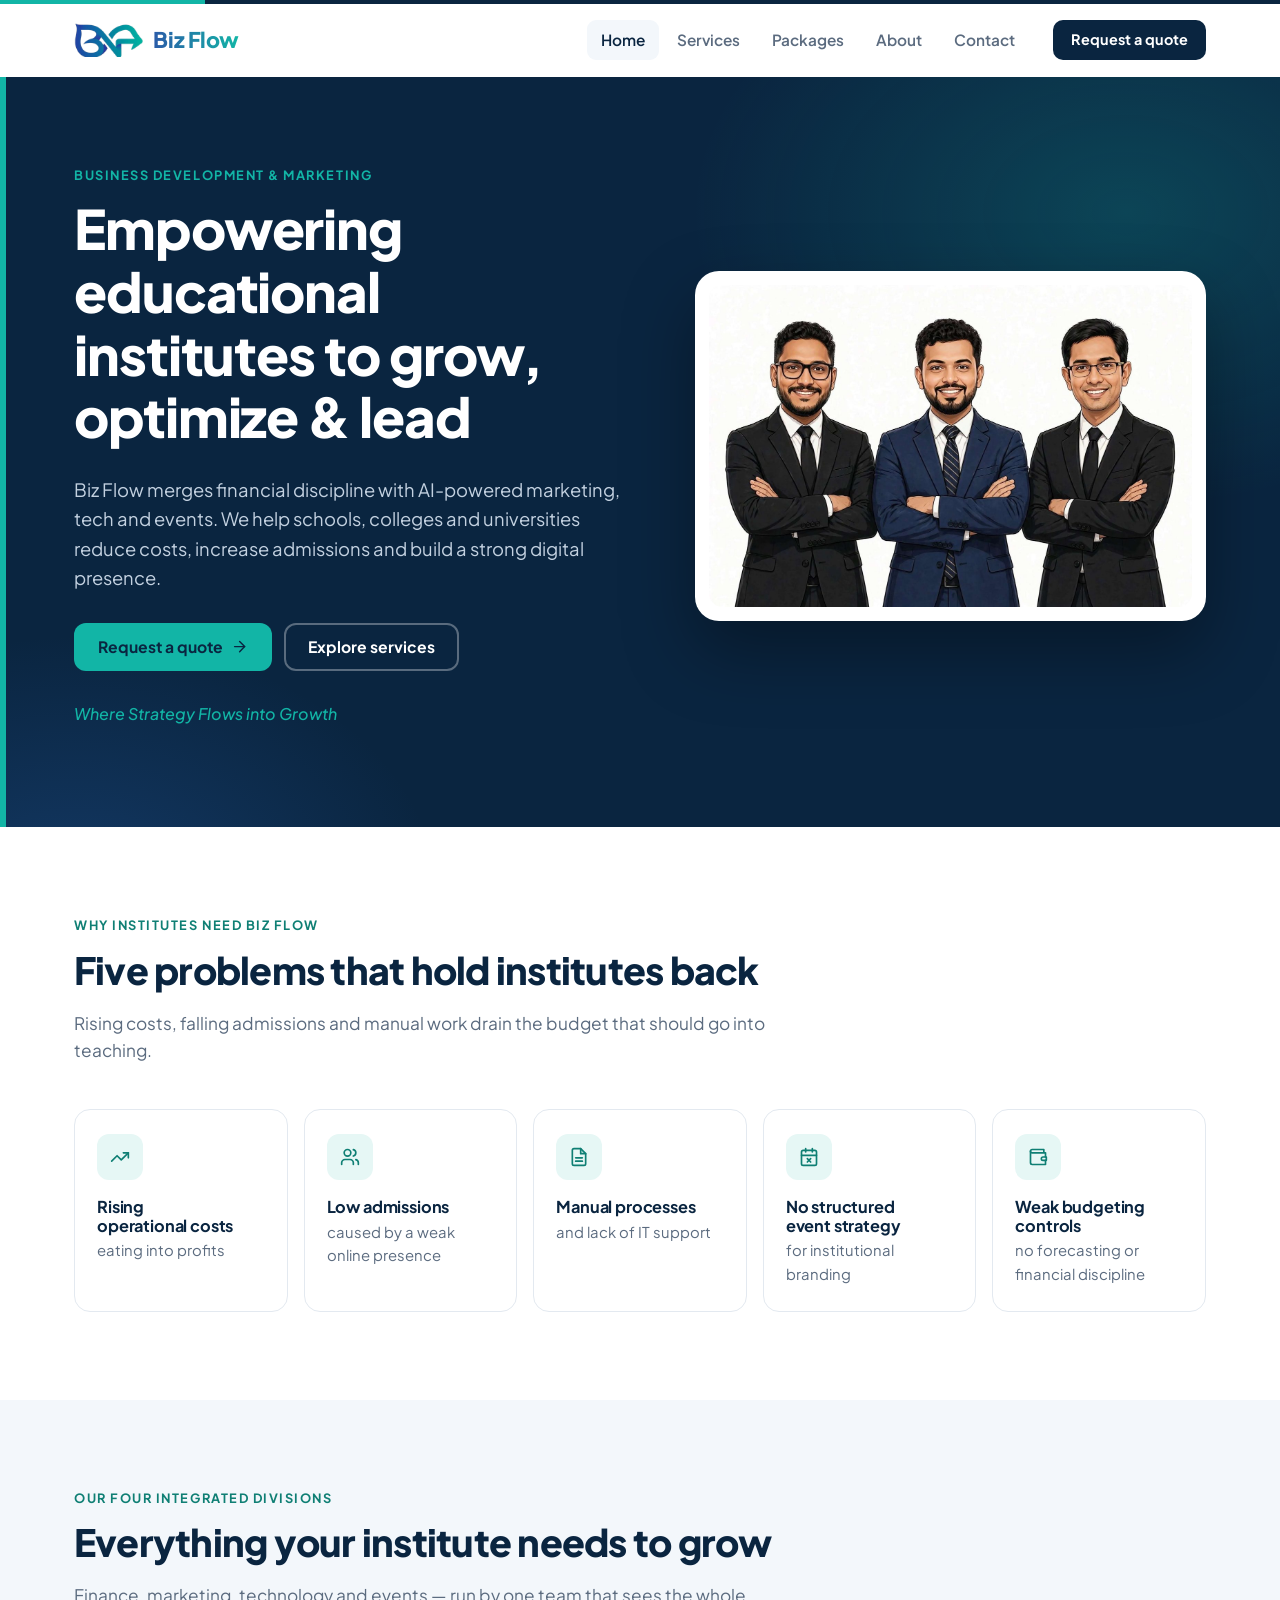
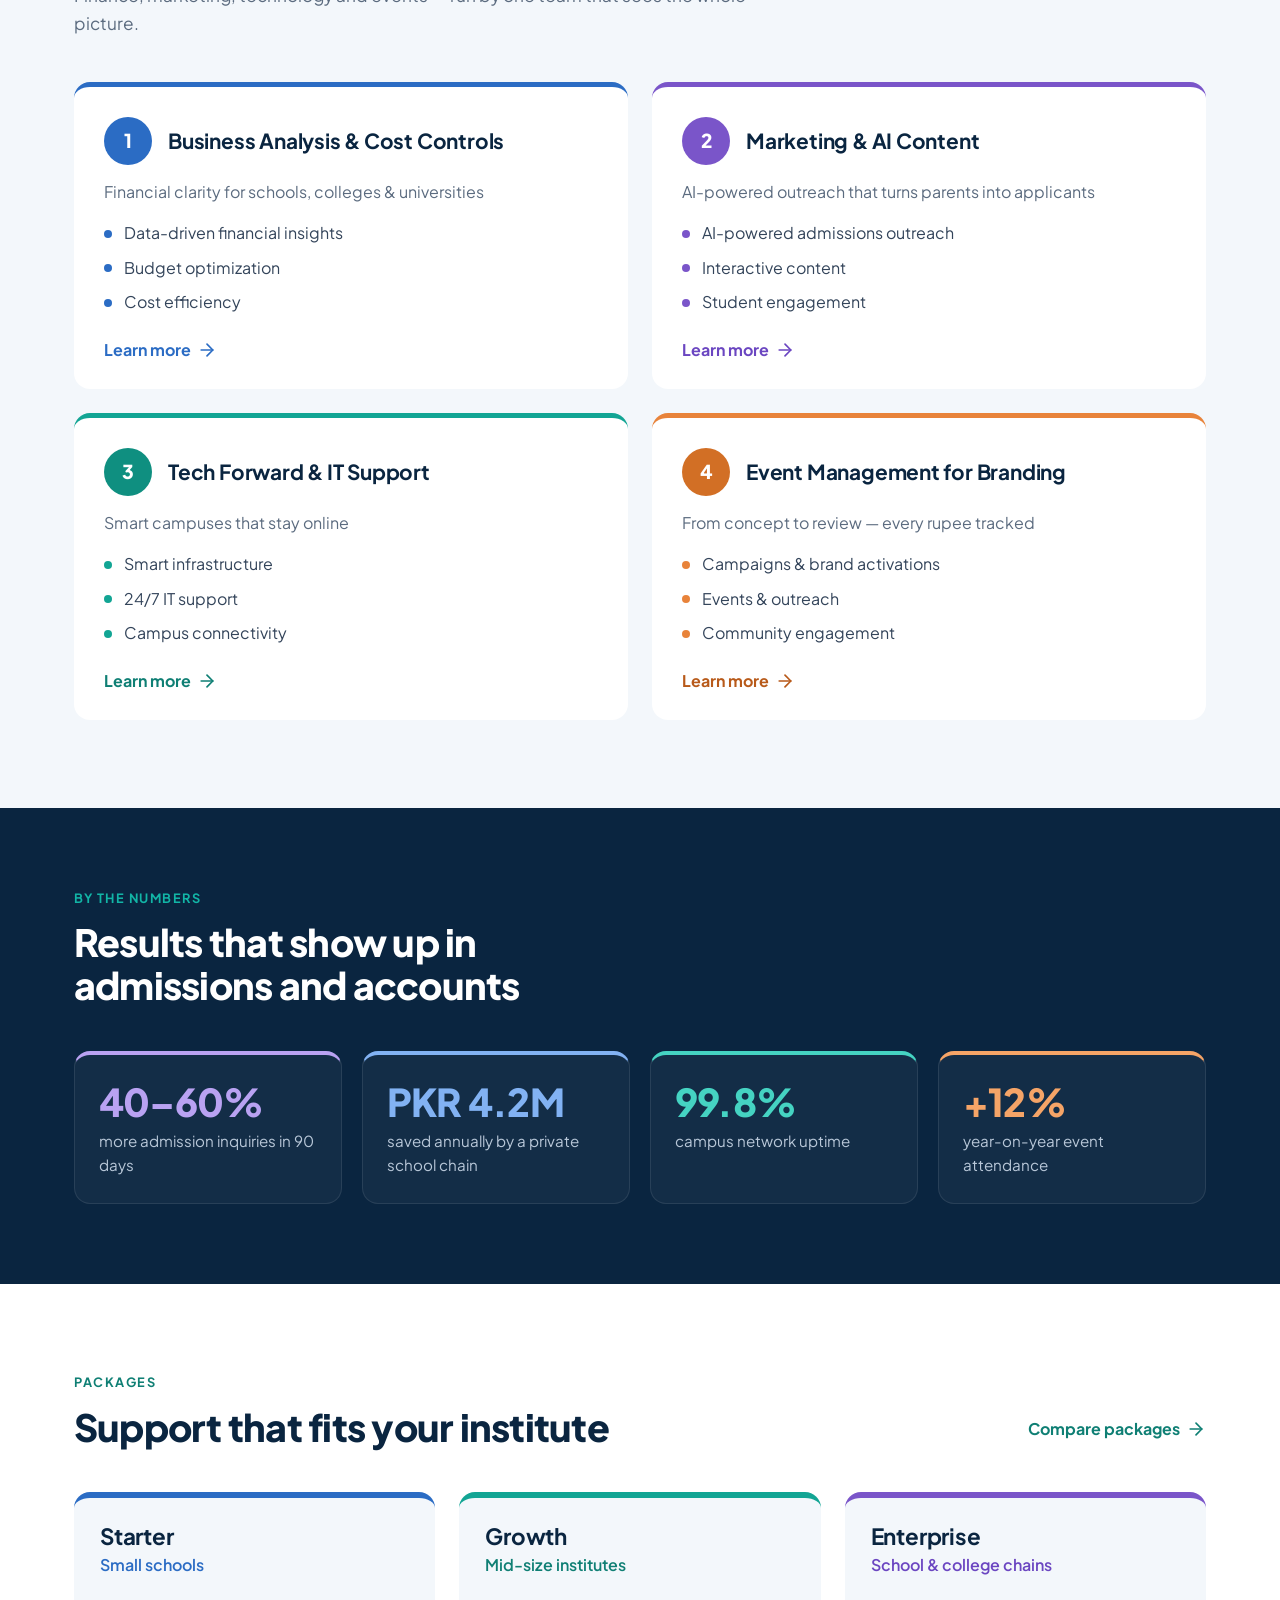
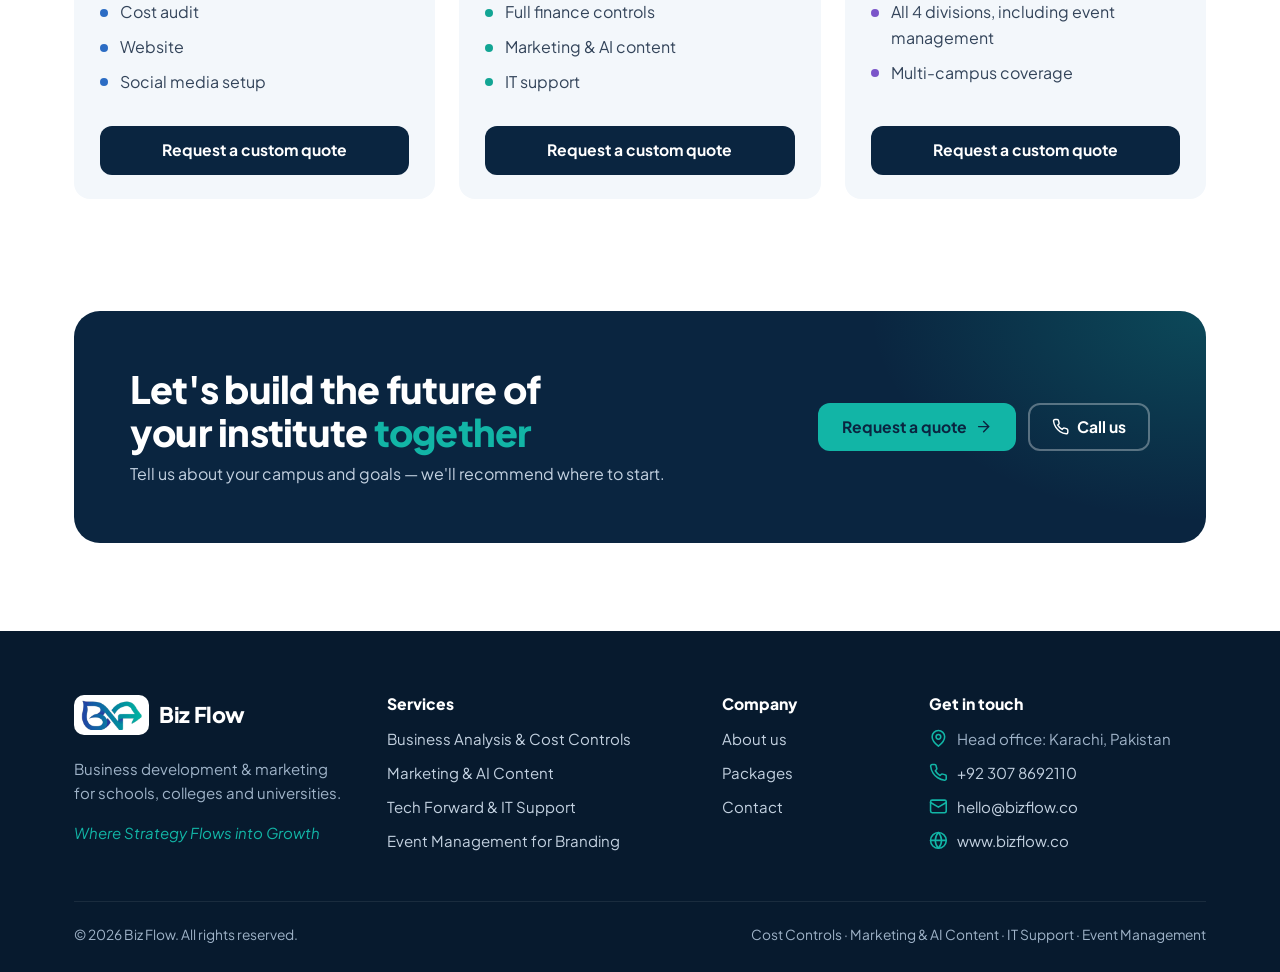
<file: index.html>
<!doctype html>
<html lang="en">
<head>
  <meta charset="utf-8">
  <meta name="viewport" content="width=device-width, initial-scale=1">
  <title>Biz Flow — Business Development &amp; Marketing for Educational Institutes</title>
  <meta name="description" content="Biz Flow helps schools, colleges and universities in Pakistan reduce costs, increase admissions and build a strong digital presence — cost controls, AI marketing, IT support and event management.">
  <meta name="theme-color" content="#0a2540">

  <!-- Installed-app behaviour on iPhone / iPad -->
  <meta name="mobile-web-app-capable" content="yes">
  <meta name="apple-mobile-web-app-capable" content="yes">
  <meta name="apple-mobile-web-app-title" content="Biz Flow">
  <meta name="apple-mobile-web-app-status-bar-style" content="default">

  <!-- Social previews: these URLs must be absolute. Update them if the site moves to a custom domain. -->
  <link rel="canonical" href="https://techpeer-pk.github.io/bizflow/">
  <meta property="og:type" content="website">
  <meta property="og:site_name" content="Biz Flow">
  <meta property="og:url" content="https://techpeer-pk.github.io/bizflow/">
  <meta property="og:title" content="Biz Flow — Where Strategy Flows into Growth">
  <meta property="og:description" content="Business development & marketing for schools, colleges and universities: cost controls, AI-powered admissions marketing, IT support and event management.">
  <meta property="og:image" content="https://techpeer-pk.github.io/bizflow/assets/img/og-image.jpg">
  <meta property="og:image:secure_url" content="https://techpeer-pk.github.io/bizflow/assets/img/og-image.jpg">
  <meta property="og:image:type" content="image/jpeg">
  <meta property="og:image:width" content="1200">
  <meta property="og:image:height" content="630">
  <meta property="og:image:alt" content="Biz Flow — Empowering educational institutes to grow, optimize & lead. Cost controls, AI marketing, IT support and events.">

  <meta name="twitter:card" content="summary_large_image">
  <meta name="twitter:title" content="Biz Flow — Where Strategy Flows into Growth">
  <meta name="twitter:description" content="Business development & marketing for schools, colleges and universities: cost controls, AI-powered admissions marketing, IT support and event management.">
  <meta name="twitter:image" content="https://techpeer-pk.github.io/bizflow/assets/img/og-image.jpg">
  <meta name="twitter:image:alt" content="Biz Flow — Empowering educational institutes to grow, optimize & lead. Cost controls, AI marketing, IT support and events.">

  <link rel="icon" type="image/png" href="assets/img/favicon.png">
  <link rel="icon" type="image/png" sizes="192x192" href="assets/img/icon-192.png">
  <link rel="apple-touch-icon" href="assets/img/apple-touch-icon.png">
  <link rel="manifest" href="site.webmanifest">

  <link rel="preconnect" href="https://fonts.googleapis.com">
  <link rel="preconnect" href="https://fonts.gstatic.com" crossorigin>
  <link rel="stylesheet" href="https://fonts.googleapis.com/css2?family=Plus+Jakarta+Sans:ital,wght@0,400;0,500;0,600;0,700;0,800;1,500&display=swap">
  <link rel="stylesheet" href="assets/css/style.css">
</head>
<body>
  <a class="skip-link" href="#app">Skip to content</a>

  <header class="site-header">
    <div class="container nav-wrap">
      <a class="brand" href="#/" aria-label="Biz Flow — home">
        <img src="assets/img/mark.png" alt="" width="69" height="34">
        <span>Biz Flow</span>
      </a>

      <button class="nav-toggle" type="button" aria-expanded="false" aria-controls="site-nav" aria-label="Open menu">
        <svg class="icon i-menu" viewBox="0 0 24 24" aria-hidden="true"><path d="M4 6h16"/><path d="M4 12h16"/><path d="M4 18h16"/></svg>
        <svg class="icon i-close" viewBox="0 0 24 24" aria-hidden="true"><path d="M18 6 6 18"/><path d="m6 6 12 12"/></svg>
      </button>

      <nav id="site-nav" class="site-nav" aria-label="Main">
        <ul>
          <li><a href="#/" data-nav="home">Home</a></li>
          <li><a href="#/services" data-nav="services">Services</a></li>
          <li><a href="#/packages" data-nav="packages">Packages</a></li>
          <li><a href="#/about" data-nav="about">About</a></li>
          <li><a href="#/contact" data-nav="contact">Contact</a></li>
        </ul>
        <a class="btn btn-dark btn-sm" href="#/contact">Request a quote</a>
      </nav>
    </div>
  </header>

  <main id="app" tabindex="-1">
    <noscript>
      <div class="container" style="padding:64px 24px">
        <h1>Biz Flow</h1>
        <p>Business development &amp; marketing for educational institutes. Please enable JavaScript to view this site,
          or contact us at <a href="mailto:hello@bizflow.co">hello@bizflow.co</a>.</p>
      </div>
    </noscript>
  </main>

  <footer id="site-footer" class="site-footer"></footer>

  <script src="assets/js/data.js"></script>
  <script src="assets/js/app.js"></script>
</body>
</html>
</file>
<file: assets/css/style.css>
/* ==========================================================
   Biz Flow — site styles
   Brand colours sampled from the Biz Flow company profile.
   ========================================================== */

:root {
  --navy: #0a2540;
  --navy-2: #12355c;
  --navy-deep: #071a2e;
  --ink: #0a2540;
  --text: #33445a;
  --muted: #5b6b7f;
  --line: #e3e9f0;
  --line-strong: #c9d4e0;
  --surface: #f3f7fb;
  --white: #ffffff;

  --teal: #12b5a6;
  --teal-hover: #1fc9b9;
  --teal-dark: #0f7f74;
  --teal-tint: #e6f7f5;

  /* Division tones: base, strong (white text on it), text (on white), tint, light (on navy) */
  --blue: #2b6cc4;   --blue-strong: #2b6cc4;   --blue-text: #2b6cc4;   --blue-tint: #e8f0fb;   --blue-light: #82b2f3;
  --purple: #7a55c9; --purple-strong: #7a55c9; --purple-text: #6b46c1; --purple-tint: #f0ebfa; --purple-light: #b9a2f2;
  --green: #12a594;  --green-strong: #0f8f80;  --green-text: #0f7f74;  --green-tint: #e6f7f5;  --green-light: #45d3c2;
  --orange: #e8833a; --orange-strong: #d26f25; --orange-text: #b85a1a; --orange-tint: #fdf0e6; --orange-light: #f5a467;

  --radius: 16px;
  --radius-lg: 22px;
  --shadow: 0 1px 2px rgba(10, 37, 64, 0.05), 0 10px 30px rgba(10, 37, 64, 0.08);
  --font: "Plus Jakarta Sans", system-ui, -apple-system, "Segoe UI", Roboto, Arial, sans-serif;
  --container: 1180px;
  --header-h: 76px;
}

/* ---------- Base ---------- */
*,
*::before,
*::after {
  box-sizing: border-box;
}

html {
  -webkit-text-size-adjust: 100%;
}

body {
  margin: 0;
  font-family: var(--font);
  font-size: 16px;
  line-height: 1.6;
  color: var(--text);
  background: var(--white);
  -webkit-font-smoothing: antialiased;
  overflow-x: hidden;
}

img {
  display: block;
  max-width: 100%;
  height: auto;
}

a {
  color: inherit;
}

h1,
h2,
h3 {
  margin: 0 0 0.5em;
  color: var(--ink);
  font-weight: 800;
  line-height: 1.15;
  letter-spacing: -0.02em;
  text-wrap: balance;
}

h1 {
  font-size: clamp(2.1rem, 4.4vw, 3.4rem);
}

h2 {
  font-size: clamp(1.65rem, 3vw, 2.35rem);
}

h3 {
  font-size: 1.15rem;
  font-weight: 700;
  letter-spacing: -0.01em;
}

p {
  margin: 0 0 1em;
}

:focus-visible {
  outline: 3px solid var(--teal);
  outline-offset: 2px;
}

main:focus {
  outline: none;
}

.container {
  width: 100%;
  max-width: var(--container);
  margin: 0 auto;
  padding: 0 24px;
}

.narrow {
  max-width: 640px;
}

.center {
  text-align: center;
}

.muted {
  color: var(--muted);
}

.sr-only {
  position: absolute;
  width: 1px;
  height: 1px;
  padding: 0;
  margin: -1px;
  overflow: hidden;
  clip: rect(0, 0, 0, 0);
  white-space: nowrap;
  border: 0;
}

.icon {
  width: 1.25em;
  height: 1.25em;
  flex: none;
  fill: none;
  stroke: currentColor;
  stroke-width: 2;
  stroke-linecap: round;
  stroke-linejoin: round;
}

.skip-link {
  position: absolute;
  left: 16px;
  top: -60px;
  z-index: 100;
  padding: 10px 16px;
  border-radius: 10px;
  background: var(--navy);
  color: #fff;
  font-weight: 700;
  text-decoration: none;
}

.skip-link:focus {
  top: 12px;
}

/* ---------- Buttons ---------- */
.btn {
  display: inline-flex;
  align-items: center;
  justify-content: center;
  gap: 8px;
  padding: 13px 22px;
  border: 2px solid transparent;
  border-radius: 12px;
  font: inherit;
  font-size: 0.98rem;
  font-weight: 700;
  line-height: 1.2;
  text-decoration: none;
  cursor: pointer;
  transition: transform 0.15s ease, background-color 0.15s ease, border-color 0.15s ease, box-shadow 0.15s ease;
}

.btn:hover {
  transform: translateY(-1px);
}

.btn .icon {
  width: 1.1em;
  height: 1.1em;
}

.btn-primary {
  background: var(--teal);
  color: var(--navy);
}

.btn-primary:hover {
  background: var(--teal-hover);
  box-shadow: 0 8px 22px rgba(18, 181, 166, 0.32);
}

.btn-dark {
  background: var(--navy);
  color: #fff;
}

.btn-dark:hover {
  background: var(--navy-2);
  box-shadow: 0 8px 22px rgba(10, 37, 64, 0.22);
}

.btn-ghost-light {
  border-color: rgba(255, 255, 255, 0.32);
  color: #fff;
}

.btn-ghost-light:hover {
  border-color: #fff;
  background: rgba(255, 255, 255, 0.06);
}

.btn-whatsapp {
  background: #1f9d55;
  color: #fff;
}

.btn-whatsapp:hover {
  background: #1a8a4a;
}

.btn-sm {
  padding: 9px 16px;
  border-radius: 10px;
  font-size: 0.9rem;
}

.btn-row {
  display: flex;
  flex-wrap: wrap;
  gap: 12px;
}

.link-arrow {
  display: inline-flex;
  align-items: center;
  gap: 6px;
  color: var(--teal-dark);
  font-weight: 700;
  text-decoration: none;
  white-space: nowrap;
}

.link-arrow:hover .icon {
  transform: translateX(3px);
}

.link-arrow .icon,
.more .icon {
  transition: transform 0.15s ease;
}

/* ---------- Header ---------- */
.site-header {
  position: sticky;
  top: 0;
  z-index: 50;
  background: rgba(255, 255, 255, 0.94);
  backdrop-filter: saturate(180%) blur(12px);
  -webkit-backdrop-filter: saturate(180%) blur(12px);
  border-bottom: 1px solid transparent;
  transition: border-color 0.2s ease, box-shadow 0.2s ease;
}

.site-header::before {
  content: "";
  display: block;
  height: 4px;
  background: linear-gradient(90deg, var(--teal) 0 16%, var(--navy) 16% 100%);
}

.site-header.scrolled {
  border-bottom-color: var(--line);
  box-shadow: 0 6px 24px rgba(10, 37, 64, 0.06);
}

.nav-wrap {
  display: flex;
  align-items: center;
  justify-content: space-between;
  gap: 24px;
  height: calc(var(--header-h) - 4px);
}

.brand {
  display: inline-flex;
  align-items: center;
  gap: 10px;
  font-size: 1.35rem;
  font-weight: 800;
  letter-spacing: -0.02em;
  text-decoration: none;
}

.brand img {
  width: auto;
  height: 34px;
}

.brand span {
  background: linear-gradient(90deg, #2b5ba8, #12b5a6);
  -webkit-background-clip: text;
  background-clip: text;
  color: transparent;
}

.site-nav {
  display: flex;
  align-items: center;
  gap: 24px;
}

.site-nav ul {
  display: flex;
  gap: 4px;
  margin: 0;
  padding: 0;
  list-style: none;
}

.site-nav ul a {
  display: block;
  padding: 8px 14px;
  border-radius: 9px;
  color: var(--muted);
  font-size: 0.96rem;
  font-weight: 600;
  text-decoration: none;
  transition: color 0.15s ease, background-color 0.15s ease;
}

.site-nav ul a:hover,
.site-nav ul a[aria-current="page"] {
  color: var(--ink);
  background: var(--surface);
}

.nav-toggle {
  display: none;
  align-items: center;
  justify-content: center;
  width: 44px;
  height: 44px;
  padding: 0;
  border: 1px solid var(--line);
  border-radius: 10px;
  background: #fff;
  color: var(--ink);
  cursor: pointer;
}

.nav-toggle .icon {
  width: 22px;
  height: 22px;
}

.nav-toggle .i-close,
.nav-toggle[aria-expanded="true"] .i-menu {
  display: none;
}

.nav-toggle[aria-expanded="true"] .i-close {
  display: block;
}

@media (max-width: 920px) {
  .nav-toggle {
    display: inline-flex;
  }

  .site-nav {
    position: absolute;
    top: 100%;
    left: 0;
    right: 0;
    display: none;
    flex-direction: column;
    align-items: stretch;
    gap: 14px;
    padding: 12px 16px 20px;
    background: #fff;
    border-bottom: 1px solid var(--line);
    box-shadow: 0 18px 30px rgba(10, 37, 64, 0.1);
  }

  .site-nav.open {
    display: flex;
  }

  .site-nav ul {
    flex-direction: column;
  }

  .site-nav ul a {
    padding: 12px 14px;
    font-size: 1rem;
  }
}

/* ---------- Sections ---------- */
.section {
  padding: 88px 0;
}

.section-tight {
  padding: 24px 0 88px;
}

.section-alt {
  background: var(--surface);
}

.section-head {
  max-width: 720px;
  margin-bottom: 44px;
}

.section-head.center {
  margin-inline: auto;
  text-align: center;
}

.section-head p:last-child {
  margin-bottom: 0;
  color: var(--muted);
  font-size: 1.08rem;
}

.head-row {
  display: flex;
  align-items: flex-end;
  justify-content: space-between;
  gap: 24px;
  margin-bottom: 44px;
}

.head-row .section-head,
.head-row .section-head h2 {
  margin-bottom: 0;
}

.head-row .link-arrow {
  padding-bottom: 6px;
}

.eyebrow {
  margin: 0 0 12px;
  color: var(--teal-dark);
  font-size: 0.8rem;
  font-weight: 700;
  letter-spacing: 0.12em;
  text-transform: uppercase;
}

.eyebrow-light {
  color: var(--teal);
}

.h-sm {
  margin-bottom: 20px;
  font-size: 1.4rem;
}

.spacer {
  height: 40px;
}

/* ---------- Hero ---------- */
.hero {
  position: relative;
  overflow: hidden;
  padding: 88px 0 100px;
  background: var(--navy);
  color: #c3d1e0;
}

.hero::before {
  content: "";
  position: absolute;
  inset: 0;
  background:
    radial-gradient(620px 420px at 88% 18%, rgba(18, 181, 166, 0.22), transparent 70%),
    radial-gradient(520px 380px at 6% 110%, rgba(43, 108, 196, 0.28), transparent 70%);
  pointer-events: none;
}

.hero::after {
  content: "";
  position: absolute;
  top: 0;
  bottom: 0;
  left: 0;
  width: 6px;
  background: var(--teal);
}

.hero-grid {
  position: relative;
  display: grid;
  grid-template-columns: 1.05fr 0.95fr;
  align-items: center;
  gap: 56px;
}

.hero h1 {
  color: #fff;
}

.hero .lead {
  max-width: 34em;
  margin-bottom: 30px;
  color: #c3d1e0;
  font-size: 1.15rem;
}

.hero-tagline {
  margin: 30px 0 0;
  color: var(--teal);
  font-style: italic;
  font-weight: 500;
}

.hero-media {
  padding: 14px;
  border-radius: 24px;
  background: #fff;
  box-shadow: 0 30px 70px rgba(0, 0, 0, 0.35);
}

.hero-media img {
  border-radius: 14px;
}

@media (max-width: 920px) {
  .hero {
    padding: 56px 0 64px;
  }

  .hero-grid {
    grid-template-columns: 1fr;
    gap: 40px;
  }
}

/* ---------- Page header ---------- */
.page-head {
  position: relative;
  padding: 64px 0 56px;
  background: var(--surface);
  border-bottom: 1px solid var(--line);
}

.page-head h1 {
  max-width: 20em;
  font-size: clamp(2rem, 3.8vw, 2.9rem);
}

.page-head .sub {
  max-width: 40em;
  margin: 0;
  color: var(--muted);
  font-size: 1.15rem;
}

.page-head .btn-row {
  margin-top: 28px;
}

.division-head::before {
  content: "";
  position: absolute;
  top: 0;
  left: 0;
  right: 0;
  height: 6px;
  background: var(--c);
}

.division-head .title-row {
  display: flex;
  align-items: center;
  gap: 18px;
  margin-bottom: 12px;
}

.division-head h1 {
  margin: 0;
}

.crumbs {
  margin-bottom: 18px;
  color: var(--muted);
  font-size: 0.9rem;
}

.crumbs a {
  color: var(--muted);
  text-decoration: none;
}

.crumbs a:hover {
  color: var(--ink);
  text-decoration: underline;
}

/* ---------- Pain points ---------- */
.pain-grid {
  display: grid;
  grid-template-columns: repeat(5, 1fr);
  gap: 16px;
}

.pain {
  padding: 24px 22px;
  border: 1px solid var(--line);
  border-radius: var(--radius);
  background: #fff;
}

.pain .ic {
  display: grid;
  place-items: center;
  width: 46px;
  height: 46px;
  margin-bottom: 18px;
  border-radius: 12px;
  background: var(--teal-tint);
  color: var(--teal-dark);
}

.pain h3 {
  margin-bottom: 4px;
  font-size: 1.02rem;
}

.pain p {
  margin: 0;
  color: var(--muted);
  font-size: 0.93rem;
}

@media (max-width: 1100px) {
  .pain-grid {
    grid-template-columns: repeat(3, 1fr);
  }
}

@media (max-width: 720px) {
  .pain-grid {
    grid-template-columns: 1fr 1fr;
  }
}

@media (max-width: 460px) {
  .pain-grid {
    grid-template-columns: 1fr;
  }
}

/* ---------- Division cards ---------- */
.div-grid {
  display: grid;
  grid-template-columns: repeat(2, 1fr);
  gap: 24px;
}

.section-alt .div-card {
  background: #fff;
}

.div-card {
  display: flex;
  flex-direction: column;
  padding: 30px 30px 26px;
  border-top: 5px solid var(--c);
  border-radius: var(--radius);
  background: var(--surface);
  color: inherit;
  text-decoration: none;
  transition: transform 0.2s ease, box-shadow 0.2s ease;
}

.div-card:hover {
  transform: translateY(-3px);
  box-shadow: var(--shadow);
}

.div-card .top {
  display: flex;
  align-items: center;
  gap: 16px;
  margin-bottom: 14px;
}

.div-card h3 {
  margin: 0;
  font-size: 1.3rem;
}

.div-card .tag {
  color: var(--muted);
}

.badge-num {
  display: grid;
  place-items: center;
  flex: none;
  width: 48px;
  height: 48px;
  border-radius: 50%;
  background: var(--c-strong);
  color: #fff;
  font-size: 1.2rem;
  font-weight: 800;
}

.badge-num.lg {
  width: 60px;
  height: 60px;
  font-size: 1.5rem;
}

.ticks {
  display: grid;
  gap: 9px;
  margin: 0 0 22px;
  padding: 0;
  list-style: none;
}

.ticks li {
  display: flex;
  align-items: flex-start;
  gap: 12px;
}

.ticks li::before {
  content: "";
  flex: none;
  width: 8px;
  height: 8px;
  margin-top: 0.6em;
  border-radius: 50%;
  background: var(--c);
}

.more {
  display: inline-flex;
  align-items: center;
  gap: 6px;
  margin-top: auto;
  color: var(--c-text);
  font-weight: 700;
}

.div-card:hover .more .icon {
  transform: translateX(3px);
}

@media (max-width: 780px) {
  .div-grid {
    grid-template-columns: 1fr;
  }

  .div-card {
    padding: 24px 22px 22px;
  }

  .div-card h3 {
    font-size: 1.15rem;
  }
}

/* ---------- Numbers band ---------- */
.numbers {
  padding: 80px 0;
  background: var(--navy);
  color: #c3d1e0;
}

.numbers h2 {
  color: #fff;
}

.num-grid {
  display: grid;
  grid-template-columns: repeat(4, 1fr);
  gap: 20px;
}

.num {
  padding: 26px 24px;
  border: 1px solid rgba(255, 255, 255, 0.09);
  border-top: 4px solid var(--c-light);
  border-radius: var(--radius);
  background: rgba(255, 255, 255, 0.04);
}

.num .v {
  margin: 0 0 6px;
  color: var(--c-light);
  font-size: clamp(1.8rem, 3vw, 2.4rem);
  font-weight: 800;
  line-height: 1.1;
  letter-spacing: -0.02em;
}

.num .l {
  margin: 0;
  color: #b8c7d8;
  font-size: 0.95rem;
}

@media (max-width: 920px) {
  .num-grid {
    grid-template-columns: 1fr 1fr;
  }
}

@media (max-width: 460px) {
  .num-grid {
    grid-template-columns: 1fr;
  }
}

/* ---------- Packages ---------- */
.pkg-grid {
  display: grid;
  grid-template-columns: repeat(3, 1fr);
  gap: 24px;
}

.pkg {
  display: flex;
  flex-direction: column;
  padding: 32px 30px 30px;
  border-top: 6px solid var(--c);
  border-radius: var(--radius);
  background: var(--surface);
}

.pkg h3 {
  margin-bottom: 2px;
  font-size: 1.7rem;
}

.pkg .aud {
  margin-bottom: 22px;
  color: var(--c-text);
  font-weight: 600;
}

.pkg .ticks {
  margin-bottom: 32px;
}

.pkg .btn {
  margin-top: auto;
}

.pkg-grid.compact .pkg {
  padding: 26px 26px 24px;
}

.pkg-grid.compact .pkg h3 {
  font-size: 1.4rem;
}

@media (max-width: 920px) {
  .pkg-grid {
    grid-template-columns: 1fr;
  }
}

.compare-wrap {
  overflow-x: auto;
  border: 1px solid var(--line);
  border-radius: var(--radius);
  background: #fff;
}

.compare {
  width: 100%;
  min-width: 640px;
  border-collapse: collapse;
  font-size: 0.96rem;
}

.compare th,
.compare td {
  padding: 16px 20px;
  border-bottom: 1px solid var(--line);
  text-align: left;
  vertical-align: middle;
}

.compare thead th {
  background: var(--surface);
  color: var(--ink);
  font-weight: 700;
}

.compare tbody th {
  color: var(--ink);
  font-weight: 600;
}

.compare tr:last-child > * {
  border-bottom: 0;
}

.compare .yes {
  color: var(--green-text);
}

.compare .no {
  color: #9aa8b8;
}

/* ---------- Division detail ---------- */
.split {
  display: grid;
  grid-template-columns: 1.15fr 0.85fr;
  align-items: start;
  gap: 48px;
}

@media (max-width: 960px) {
  .split {
    grid-template-columns: 1fr;
  }
}

.svc-list {
  display: grid;
  gap: 14px;
}

.svc {
  display: flex;
  gap: 16px;
  padding: 20px 22px;
  border: 1px solid var(--line);
  border-radius: var(--radius);
  background: #fff;
}

.svc .ic {
  display: grid;
  place-items: center;
  flex: none;
  width: 40px;
  height: 40px;
  border-radius: 10px;
  background: var(--c-tint);
  color: var(--c-text);
}

.svc h3 {
  margin: 0 0 4px;
  font-size: 1.05rem;
}

.svc p {
  margin: 0;
  color: var(--muted);
  font-size: 0.95rem;
}

.callout {
  margin: 20px 0 0;
  padding: 18px 22px;
  border-radius: var(--radius);
  background: var(--teal-tint);
  color: var(--teal-dark);
  font-weight: 600;
}

.aside-stack {
  display: grid;
  gap: 20px;
}

.stat-grid {
  display: grid;
  grid-template-columns: repeat(2, 1fr);
  gap: 16px;
}

.stat-grid.three {
  grid-template-columns: repeat(3, 1fr);
}

.stat {
  padding: 22px 22px 20px;
  border-left: 4px solid var(--c);
  border-radius: var(--radius);
  background: var(--surface);
}

.stat .v {
  margin: 0 0 6px;
  color: var(--c-text);
  font-size: clamp(1.6rem, 2.6vw, 2.1rem);
  font-weight: 800;
  line-height: 1.1;
  letter-spacing: -0.02em;
}

.stat .l {
  margin: 0;
  color: var(--muted);
  font-size: 0.93rem;
}

@media (max-width: 800px) {
  .stat-grid.three {
    grid-template-columns: 1fr;
  }
}

@media (max-width: 420px) {
  .stat-grid {
    grid-template-columns: 1fr;
  }
}

.dark-box {
  padding: 28px;
  border-radius: 20px;
  background: var(--navy);
  color: #c3d1e0;
}

.dark-box .label {
  margin-bottom: 10px;
  color: var(--teal);
  font-size: 0.8rem;
  font-weight: 700;
  letter-spacing: 0.12em;
  text-transform: uppercase;
}

.dark-box h3 {
  margin-bottom: 18px;
  color: #fff;
  font-size: 1.25rem;
}

.dark-box ul {
  display: grid;
  gap: 12px;
  margin: 0;
  padding: 0;
  list-style: none;
}

.dark-box li {
  display: flex;
  align-items: flex-start;
  gap: 10px;
}

.dark-box li .icon {
  margin-top: 2px;
  color: var(--teal);
}

.dark-box .foot {
  margin: 20px 0 0;
  padding-top: 16px;
  border-top: 1px solid rgba(255, 255, 255, 0.12);
  color: #9fb3c8;
  font-style: italic;
}

.dark-box .outcome {
  margin: 18px 0 0;
  color: var(--teal);
  font-size: 1.15rem;
  font-weight: 800;
}

.steps {
  display: grid;
  grid-template-columns: repeat(5, 1fr);
  gap: 18px;
  margin: 0;
  padding: 0;
  list-style: none;
}

.step {
  position: relative;
  padding: 22px 20px;
  border-radius: var(--radius);
  background: var(--surface);
}

.step .n {
  display: grid;
  place-items: center;
  width: 42px;
  height: 42px;
  margin-bottom: 16px;
  border-radius: 50%;
  background: var(--c-strong);
  color: #fff;
  font-weight: 800;
}

.step h3 {
  margin-bottom: 8px;
  font-size: 1.04rem;
}

.step p {
  margin: 0;
  color: var(--muted);
  font-size: 0.93rem;
}

@media (min-width: 1101px) {
  .step:not(:last-child)::after {
    content: "";
    position: absolute;
    top: 38px;
    right: -14px;
    width: 10px;
    height: 10px;
    border-top: 2px solid var(--line-strong);
    border-right: 2px solid var(--line-strong);
    transform: rotate(45deg);
  }
}

@media (max-width: 1100px) {
  .steps {
    grid-template-columns: repeat(3, 1fr);
  }
}

@media (max-width: 720px) {
  .steps {
    grid-template-columns: 1fr;
  }
}

.mini-grid {
  display: grid;
  grid-template-columns: repeat(3, 1fr);
  gap: 16px;
}

.mini {
  display: flex;
  align-items: center;
  gap: 14px;
  padding: 18px 20px;
  border-left: 4px solid var(--c);
  border-radius: var(--radius);
  background: #fff;
  text-decoration: none;
  transition: transform 0.15s ease, box-shadow 0.15s ease;
}

.mini:hover {
  transform: translateY(-2px);
  box-shadow: var(--shadow);
}

.mini .badge-num {
  width: 40px;
  height: 40px;
  font-size: 1rem;
}

.mini strong {
  display: block;
  color: var(--ink);
  line-height: 1.3;
}

.mini small {
  display: block;
  margin-top: 2px;
  color: var(--muted);
  font-size: 0.86rem;
}

.pager {
  display: flex;
  justify-content: space-between;
  gap: 16px;
  margin-top: 28px;
}

.pager a {
  display: inline-flex;
  align-items: center;
  gap: 8px;
  color: var(--muted);
  font-size: 0.93rem;
  font-weight: 600;
  text-decoration: none;
}

.pager a:hover {
  color: var(--ink);
}

@media (max-width: 920px) {
  .mini-grid {
    grid-template-columns: 1fr;
  }
}

@media (max-width: 560px) {
  .pager {
    flex-direction: column;
  }
}

/* ---------- About ---------- */
.about-split {
  align-items: center;
}

.lead-dark {
  margin-bottom: 28px;
  color: var(--ink);
  font-size: 1.2rem;
  line-height: 1.55;
}

.mission {
  margin-bottom: 36px;
}

.mission-text {
  margin: 0;
  color: #fff;
  font-size: 1.15rem;
  font-weight: 600;
  line-height: 1.5;
}

.values {
  display: grid;
  grid-template-columns: 1fr 1fr;
  gap: 12px;
}

.value {
  display: flex;
  align-items: center;
  gap: 12px;
  padding: 14px 16px;
  border-radius: 12px;
  background: var(--surface);
  color: var(--ink);
  font-weight: 700;
}

.value .ic {
  display: grid;
  place-items: center;
  flex: none;
  width: 38px;
  height: 38px;
  border-radius: 10px;
  background: var(--c-tint);
  color: var(--c-text);
}

.photo-card {
  padding: 14px;
  border: 1px solid var(--line);
  border-radius: var(--radius-lg);
  background: #fff;
  box-shadow: var(--shadow);
}

.photo-card img {
  border-radius: 12px;
}

.photo-caption {
  display: flex;
  align-items: center;
  gap: 8px;
  margin: 14px 4px 2px;
  color: var(--muted);
  font-size: 0.92rem;
}

.photo-caption .icon {
  color: var(--teal-dark);
}

@media (max-width: 520px) {
  .values {
    grid-template-columns: 1fr;
  }
}

/* ---------- CTA band ---------- */
.cta-band {
  position: relative;
  overflow: hidden;
  display: flex;
  align-items: center;
  justify-content: space-between;
  gap: 32px;
  padding: 56px;
  border-radius: 26px;
  background: var(--navy);
  color: #c3d1e0;
}

.cta-band::before {
  content: "";
  position: absolute;
  inset: 0;
  background: radial-gradient(480px 300px at 100% 0%, rgba(18, 181, 166, 0.25), transparent 70%);
  pointer-events: none;
}

.cta-band > * {
  position: relative;
}

.cta-band h2 {
  margin-bottom: 8px;
  color: #fff;
}

.cta-band h2 em {
  color: var(--teal);
  font-style: normal;
}

.cta-band p {
  margin: 0;
  max-width: 36em;
}

.cta-band .btn-row {
  flex: none;
}

@media (max-width: 860px) {
  .cta-band {
    flex-direction: column;
    align-items: flex-start;
    padding: 36px 26px;
  }
}

/* ---------- Contact ---------- */
.contact-grid {
  display: grid;
  grid-template-columns: 1.45fr 0.85fr;
  align-items: start;
  gap: 40px;
}

.form {
  padding: 32px;
  border: 1px solid var(--line);
  border-radius: 20px;
  background: #fff;
  box-shadow: var(--shadow);
}

.form-grid {
  display: grid;
  grid-template-columns: 1fr 1fr;
  gap: 18px 20px;
}

.field {
  display: flex;
  flex-direction: column;
  gap: 6px;
  min-width: 0;
  margin: 0;
  padding: 0;
  border: 0;
}

.field.full {
  grid-column: 1 / -1;
}

.field label,
.legend {
  padding: 0;
  color: var(--ink);
  font-size: 0.92rem;
  font-weight: 600;
}

.legend {
  margin-bottom: 8px;
}

.req {
  color: #c2410c;
}

input,
select,
textarea {
  width: 100%;
  padding: 12px 14px;
  border: 1.5px solid #d5dee8;
  border-radius: 10px;
  background: #fff;
  color: var(--ink);
  font: inherit;
  font-size: 0.98rem;
  transition: border-color 0.15s ease, box-shadow 0.15s ease;
}

input:focus,
select:focus,
textarea:focus {
  outline: none;
  border-color: var(--teal);
  box-shadow: 0 0 0 4px rgba(18, 181, 166, 0.18);
}

input[aria-invalid="true"] {
  border-color: #dc2626;
}

/* Phone field with a fixed +92 country code */
.phone-input {
  position: relative;
}

.phone-input span {
  position: absolute;
  top: 50%;
  left: 14px;
  color: var(--ink);
  font-size: 0.98rem;
  font-weight: 600;
  transform: translateY(-50%);
  pointer-events: none;
}

.phone-input input {
  padding-left: 52px;
}

textarea {
  min-height: 120px;
  resize: vertical;
}

.err {
  margin: 0;
  color: #b91c1c;
  font-size: 0.85rem;
}

.err:empty {
  display: none;
}

.chips {
  display: flex;
  flex-wrap: wrap;
  gap: 10px;
}

.chip {
  position: relative;
}

.chip input {
  position: absolute;
  width: 1px;
  height: 1px;
  opacity: 0;
}

.chip span {
  display: inline-flex;
  align-items: center;
  gap: 8px;
  padding: 9px 14px;
  border: 1.5px solid #d5dee8;
  border-radius: 999px;
  background: #fff;
  color: var(--muted);
  font-size: 0.9rem;
  font-weight: 600;
  cursor: pointer;
  transition: border-color 0.15s ease, background-color 0.15s ease, color 0.15s ease;
}

.chip span::before {
  content: "";
  width: 10px;
  height: 10px;
  border-radius: 50%;
  background: var(--c);
}

.chip input:checked + span {
  border-color: var(--c);
  background: var(--c-tint);
  color: var(--ink);
}

.chip input:focus-visible + span {
  outline: 3px solid var(--teal);
  outline-offset: 2px;
}

.form-actions {
  display: flex;
  flex-wrap: wrap;
  gap: 12px;
  margin-top: 26px;
}

.form-note {
  margin: 14px 0 0;
  color: var(--muted);
  font-size: 0.86rem;
}

.status {
  display: none;
  margin: 16px 0 0;
  padding: 14px 16px;
  border-radius: 10px;
  background: var(--teal-tint);
  color: var(--teal-dark);
  font-weight: 600;
}

.status.show {
  display: block;
}

.status.is-error {
  background: #fef2f2;
  color: #b91c1c;
}

.status a {
  color: inherit;
  text-decoration: underline;
}

.contact-cards {
  display: grid;
  gap: 14px;
}

.c-card {
  display: flex;
  align-items: center;
  gap: 14px;
  padding: 18px 20px;
  border-radius: var(--radius);
  background: var(--surface);
  color: inherit;
  text-decoration: none;
  transition: background-color 0.15s ease;
}

a.c-card:hover {
  background: #e8eff7;
}

.c-card .ic {
  display: grid;
  place-items: center;
  flex: none;
  width: 44px;
  height: 44px;
  border-radius: 12px;
  background: #fff;
  color: var(--teal-dark);
}

.c-card .k {
  display: block;
  color: var(--muted);
  font-size: 0.78rem;
  font-weight: 700;
  letter-spacing: 0.08em;
  text-transform: uppercase;
}

.c-card .val {
  display: block;
  color: var(--ink);
  font-weight: 700;
  overflow-wrap: anywhere;
}

@media (max-width: 920px) {
  .contact-grid {
    grid-template-columns: 1fr;
  }
}

@media (max-width: 600px) {
  .form {
    padding: 22px 18px;
  }

  .form-grid {
    grid-template-columns: 1fr;
  }

  .form-actions .btn {
    flex: 1 1 100%;
  }
}

/* ---------- Footer ---------- */
.site-footer {
  padding-top: 64px;
  background: var(--navy-deep);
  color: #9fb3c8;
  font-size: 0.94rem;
}

.footer-grid {
  display: grid;
  grid-template-columns: 1.3fr 1.4fr 0.8fr 1.3fr;
  gap: 36px;
}

.footer-brand p {
  margin: 16px 0 0;
  max-width: 22em;
}

.footer-tagline {
  color: var(--teal);
  font-style: italic;
}

.brand-light img {
  height: 40px;
  padding: 5px 7px;
  border-radius: 10px;
  background: #fff;
}

.brand-light span {
  background: none;
  color: #fff;
}

.f-h {
  margin-bottom: 14px;
  color: #fff;
  font-size: 0.98rem;
  letter-spacing: 0;
}

.site-footer ul {
  display: grid;
  gap: 10px;
  margin: 0;
  padding: 0;
  list-style: none;
}

.site-footer a {
  color: #c3d1e0;
  text-decoration: none;
}

.site-footer a:hover {
  color: #fff;
  text-decoration: underline;
}

.contact-list li {
  display: flex;
  align-items: flex-start;
  gap: 10px;
}

.contact-list .icon {
  margin-top: 2px;
  color: var(--teal);
}

.footer-bottom {
  display: flex;
  flex-wrap: wrap;
  justify-content: space-between;
  gap: 8px 24px;
  margin-top: 48px;
  padding: 22px 0 26px;
  border-top: 1px solid rgba(255, 255, 255, 0.08);
  font-size: 0.86rem;
}

.footer-bottom p {
  margin: 0;
}

@media (max-width: 920px) {
  .footer-grid {
    grid-template-columns: 1fr 1fr;
  }
}

@media (max-width: 540px) {
  .footer-grid {
    grid-template-columns: 1fr;
  }
}

/* ---------- Small screens ---------- */
@media (max-width: 600px) {
  .container {
    padding: 0 16px;
  }

  .section {
    padding: 60px 0;
  }

  .section-tight {
    padding: 8px 0 60px;
  }

  .head-row {
    flex-direction: column;
    align-items: flex-start;
  }

  .page-head {
    padding: 44px 0 40px;
  }
}

/* ---------- Scroll reveal ---------- */
.js-reveal .reveal {
  opacity: 0;
  transform: translateY(16px);
  transition: opacity 0.6s ease, transform 0.6s ease;
}

.js-reveal .reveal.in {
  opacity: 1;
  transform: none;
}

@media (prefers-reduced-motion: reduce) {
  *,
  *::before,
  *::after {
    transition: none !important;
    animation: none !important;
  }
}
</file>
